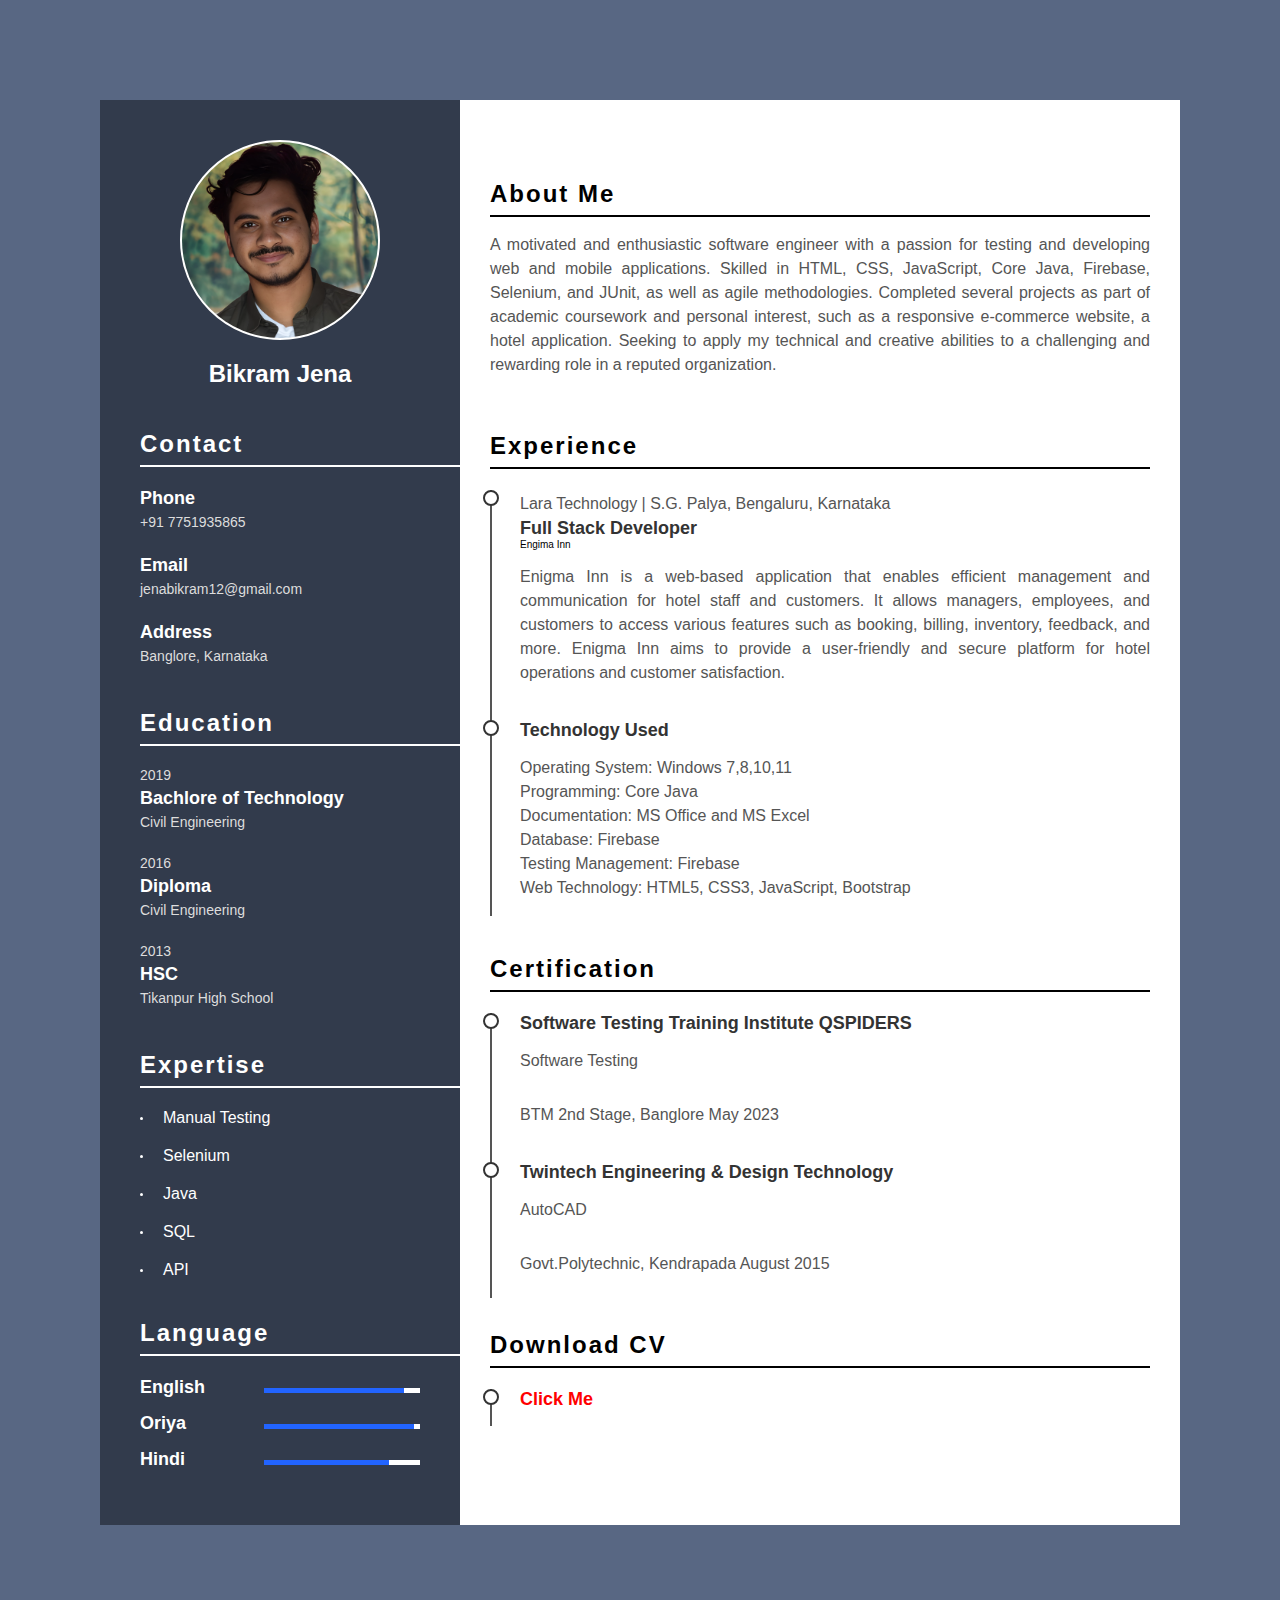
<file: Resume/cv.html>
<!DOCTYPE html>
<html lang="en">
<head>
    <meta charset="UTF-8">
    <meta name="viewport" content="width=device-width, initial-scale=1.0">
    <title>Document</title>
    <link rel="stylesheet" href="cv.css">
</head>
<body>
    <div class="resume">

        <!-- left-side -->
    
        <div class="left-side">
            <div class="profile">
                <div class="profile-img">
                    <img src="./me.png" alt="Profile Photo">
                </div>
                <h1 class="name">Bikram Jena</h1>
            </div>
            <div class="contact padding-top-bg">
                <h1 class="heading-primary-white">Contact</h1>
                <div class="info-box padding-top-sm">
                    <div class="info-title">Phone</div>
                    <div class="info">
                        <a href="#">+91 7751935865</a>
                    </div>
                </div>
                <div class="info-box padding-top-sm">
                    <div class="info-title">Email</div>
                    <div class="info">
                        <a href="#">jenabikram12@gmail.com</a>
                    </div>
                </div>
                <div class="info-box padding-top-sm">
                    <div class="info-title">Address</div>
                    <div class="info">Banglore, Karnataka</div>
                </div>
            </div>
            <div class="education padding-top-bg">
                <h1 class="heading-primary-white">Education</h1>
                <div class="info-box padding-top-sm">
                    <div class="info">2019</div>
                    <div class="info-title">Bachlore of Technology</div>
                    <div class="info">Civil Engineering</div>
                </div>
                <div class="info-box padding-top-sm">
                    <div class="info">2016</div>
                    <div class="info-title">Diploma</div>
                    <div class="info">Civil Engineering</div>
                </div>
                <div class="info-box padding-top-sm">
                    <div class="info">2013</div>
                    <div class="info-title">HSC</div>
                    <div class="info">Tikanpur High School</div>
                </div>
            </div>
            <div class="expertise padding-top-bg">
                <h1 class="heading-primary-white">Expertise</h1>
                <div class="skill padding-top-sm">
                    <span></span>
                    <div class="skill-name">Manual Testing</div>
                </div>
                <div class="skill padding-top-sm">
                    <span></span>
                    <div class="skill-name">Selenium</div>
                </div>
                <div class="skill padding-top-sm">
                    <span></span>
                    <div class="skill-name">Java</div>
                </div>
                <div class="skill padding-top-sm">
                    <span></span>
                    <div class="skill-name">SQL</div>
                </div>
                <div class="skill padding-top-sm">
                    <span></span>
                    <div class="skill-name">API</div>
                </div>
            </div>
            <div class="language padding-top-bg">
                <h1 class="heading-primary-white">Language</h1>
                <div class="info-box padding-top-sm">
                    <div class="lang-box">
                        <p class="info-title">English</p>
                        <span class="percent"><div style="width: 90%;"></div></span>
                    </div>
                    <div class="lang-box">
                        <p class="info-title">Oriya</p>
                        <span class="percent"><div style="width: 96%;"></div></span>
                    </div>
                    <div class="lang-box">
                        <p class="info-title">Hindi</p>
                        <span class="percent"><div style="width: 80%;"></div></span>
                    </div>
                </div>
            </div>
        </div>
    
        <!-- Right-side -->
    
        <div class="right-side">
            <div class="about-me padding-top-bg">
                <h1 class="heading-primary-black">About Me</h1>
                <p class="discription">
                    A motivated and enthusiastic software engineer with a passion for testing and developing web and mobile applications. Skilled in HTML, CSS, JavaScript, Core Java, Firebase, Selenium, and JUnit, as well as agile methodologies. Completed several projects as part of academic coursework and personal interest, such as a responsive e-commerce website, a hotel application. Seeking to apply my technical and creative abilities to a challenging and rewarding role in a reputed organization.
                </p>
            </div>
            <div class="experience padding-top-bg">
                <h1 class="heading-primary-black">Experience</h1>
                <div class="xp-box padding-top-sm">
                    <p class="xp-year"></p>
                    <p class="xp-company">Lara Technology | S.G. Palya, Bengaluru, Karnataka </p>
                    <p class="xp-position">Full Stack Developer</p>Engima Inn
                    <p class="discription">Enigma Inn is a web-based application that enables efficient
                        management and communication for hotel staff and customers. It
                        allows managers, employees, and customers to access various
                        features such as booking, billing, inventory, feedback, and more.
                        Enigma Inn aims to provide a user-friendly and secure platform
                        for hotel operations and customer satisfaction.</p>
                </div>
                <div class="xp-box padding-top-sm">
                    <p class="xp-position">Technology Used</p>
                    <p class="discription">
                        Operating System: Windows 7,8,10,11 <br>
                        Programming: Core Java <br>
                        Documentation: MS Office and MS Excel <br>
                        Database: Firebase <br>
                        Testing Management: Firebase <br>
                        Web Technology: HTML5, CSS3, JavaScript, Bootstrap</p>
                </div>
            </div>
            <div class="experience padding-top-bg">
                <h1 class="heading-primary-black">Certification</h1>
                <div class="xp-box padding-top-sm">
                    <p class="xp-position">Software Testing Training Institute QSPIDERS</p>
                    <p class="discription">Software Testing</p>
                    <p class="discription">BTM 2nd Stage, Banglore May 2023</p>
                </div>
                <div class="xp-box padding-top-sm">
                    <p class="xp-position">Twintech Engineering & Design Technology</p>
                    <p class="discription">AutoCAD</p>
                    <p class="discription">Govt.Polytechnic, Kendrapada August 2015</p>
                </div>
            </div>
            <div class="experience padding-top-bg">
                <h1 class="heading-primary-black">Download CV</h1>
                <div class="xp-box padding-top-sm">
                    <a href="./Bikram_Jena_Cv.pdf" class="xp-position" style="border-radius: 20px; color: red;cursor: pointer;text-decoration: none;">Click Me</a>
                </div>
            </div>
        </div>
    </div>
</body>
</html>
</file>
<file: Resume/cv.css>
@import url('https://fonts.googleapis.com/css2?family=Montserrat:wght@400;700&display=swap');

/* Basic Constraction */

* {
    margin: 0;
    padding: 0;
    box-sizing: border-box;
}

html {
    font-size: 62.5%;
}

body {
    display: flex;
    justify-content: center;
    align-items: center;
    font-family: 'lato', sans-serif;
    background-color: #586783;
}
.resume {
    margin: 10rem;
    display: grid;
    grid-template-columns: 1fr 2fr;
}

.resume .left-side {
    padding: 4rem;
    background-color: #323b4c;
    overflow: hidden;
}

.resume .left-side ::selection {
    color: #000;
    background-color: #fff;
}

.resume .right-side {
    padding: 4rem 3rem;
    background-color: #fff;
    overflow: hidden;
}

.resume .right-side ::selection {
    color: #fff;
    background-color: #323b4c;
}

/* Reusable Componant */

.padding-top-bg {
    padding-top: 4rem !important;
}

.padding-top-sm {
    padding-top: 2rem !important;
}

.heading-primary-white,
.heading-primary-black {
    font-size: 2.4rem;
    font-weight: bold;
    letter-spacing: 2px;
    margin-bottom: 1rem;
    position: relative;
}

.heading-primary-white {color: #fff;}
.heading-primary-black {color: #000;}

.heading-primary-white::after,
.heading-primary-black::after {
    content: '';
    height: 2px;
    position: absolute;
    left: 0;
    top: 3.5rem;
}

.heading-primary-white::after {background-color: #fff; width: 120%;}
.heading-primary-black::after {background-color: #000; width: 100%;}

.info-box .info-title {
    color: #fff;
    font-size: 1.8rem;
    font-weight: bold;
    margin-bottom: 5px;
}

.info-box .info,
.info-box .info a {
    color: #ddd;
    font-size: 1.4rem;
    text-decoration: none;
    margin-bottom: 5px;
}

.discription {
    font-size: 1.6rem;
    color: #555;
    padding: 1.5rem 0;
    text-align: justify;
    line-height: 1.5;
}


/* Profile */

.profile {
    display: flex;
    flex-direction: column;
    align-items: center;
}

.profile .name {
    font-size: 2.4rem;
    color: #fff;
    margin-bottom: 2px;
}

.profile .title {
    font-size: 1.6rem;
    color: #ddd;
    letter-spacing: 3px;
}

.profile .profile-img {
    background-color: #fff;
    width: 20rem;
    height: 20rem;
    border-radius: 50%;
    overflow: hidden;
    display: flex;
    justify-content: center;
    align-items: center;
    border: 2px solid #fff;
    margin: 0 auto;
    margin-bottom: 2rem;
}

.resume .left-side .profile-img img {
    width: 100%;
}

/* Expertise */

.skill {
    display: flex;
    align-items: center;
    gap: 2rem;
}
.skill span {
    display: block;
    height: 3px;
    width: 3px;
    border-radius: 50%;
    background-color: #fff;
}
.skill .skill-name {
    color: #fff;
    font-size: 1.6rem;
}

/* Language */

.lang-box {
    display: flex;
    justify-content: space-between;
    align-items: center;
    gap: 2rem;
    padding-bottom: 1rem;
}

.lang-box p {
    width: 40%;
}

.lang-box .percent {
    position: relative;
    display: block;
    height: 5px;
    width: 60%;
    background-color: #fff;
}

.lang-box .percent div {
    position: absolute;
    background-color: #2264ff;
    height: 5px;
}

/* Experience */

.xp-box {
    position: relative;
    padding-left: 3rem;
}

.xp-box::before {
    content: '';
    position: absolute;
    top: 2rem;
    left: 0;
    background-color: #555;
    height: 100%;
    width: 2px;
}

.xp-box:last-child:before {
    height: 91%;
}

.xp-box::after {
    content: '';
    position: absolute;
    top: 2rem;
    left: -7px;
    background-color: #fff;
    height: 1.2rem;
    width: 1.2rem;
    border-radius: 50%;
    border: 2px solid #333;
}

.xp-box .xp-year {
    color: #333;
    font-size: 1.4rem;
    font-weight: bold;
    margin-bottom: 5px;
    letter-spacing: 2px;
}

.xp-box .xp-company {
    color: #555;
    font-size: 1.6rem;
    margin-bottom: 5px;
}

.xp-box .xp-position {
    color: #333;
    font-size: 1.8rem;
    font-weight: bold;
}

.xp-box .padding-fix {
    padding-bottom: 0;
}

/* Reference */

.refer-box {
    display: flex;
    gap: 6rem;
}

.refer .refer-name {
    font-size: 2rem;
    margin-bottom: 3px;
}

.refer .job-position {
    color: #555;
    font-size: 1.6rem;
    margin-bottom: 8px;
}

.refer .contact {
    font-size: 1.4rem;
    color: #555;
    display: flex;
    justify-content: space-between;
    align-items: center;
}

.refer .contact span {
    display: block;
    width: 25%;
    color: #000;
    font-weight: bold;
}

.refer .contact p {
    width: 75%;
}

/* Responsive */

@media screen and (max-width: 1000px) {
    .resume {
        grid-template-columns: repeat(1, 1fr);
    }
}

@media screen and (max-width: 700px) {
    .refer-box {display: block;}
    .refer:first-child {margin-bottom: 3rem;}
    .resume {margin: 0;}
}
</file>
